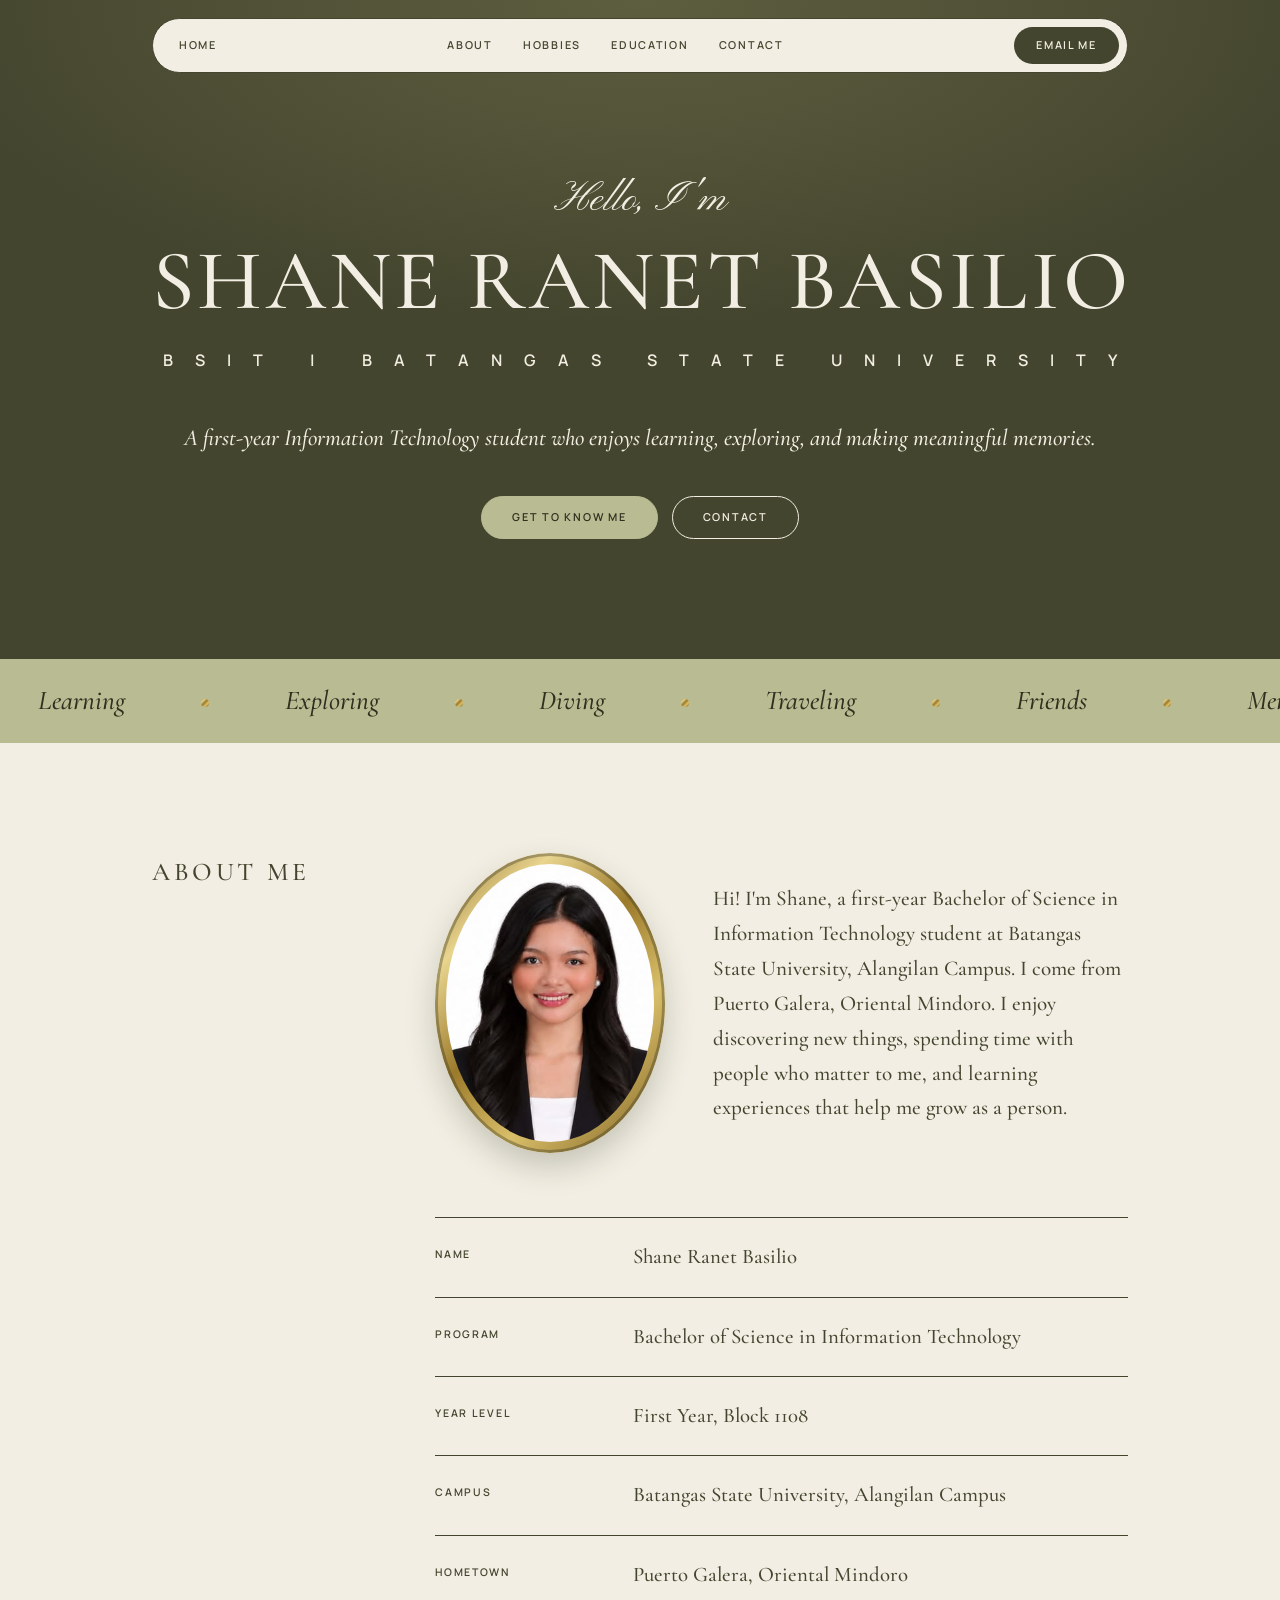
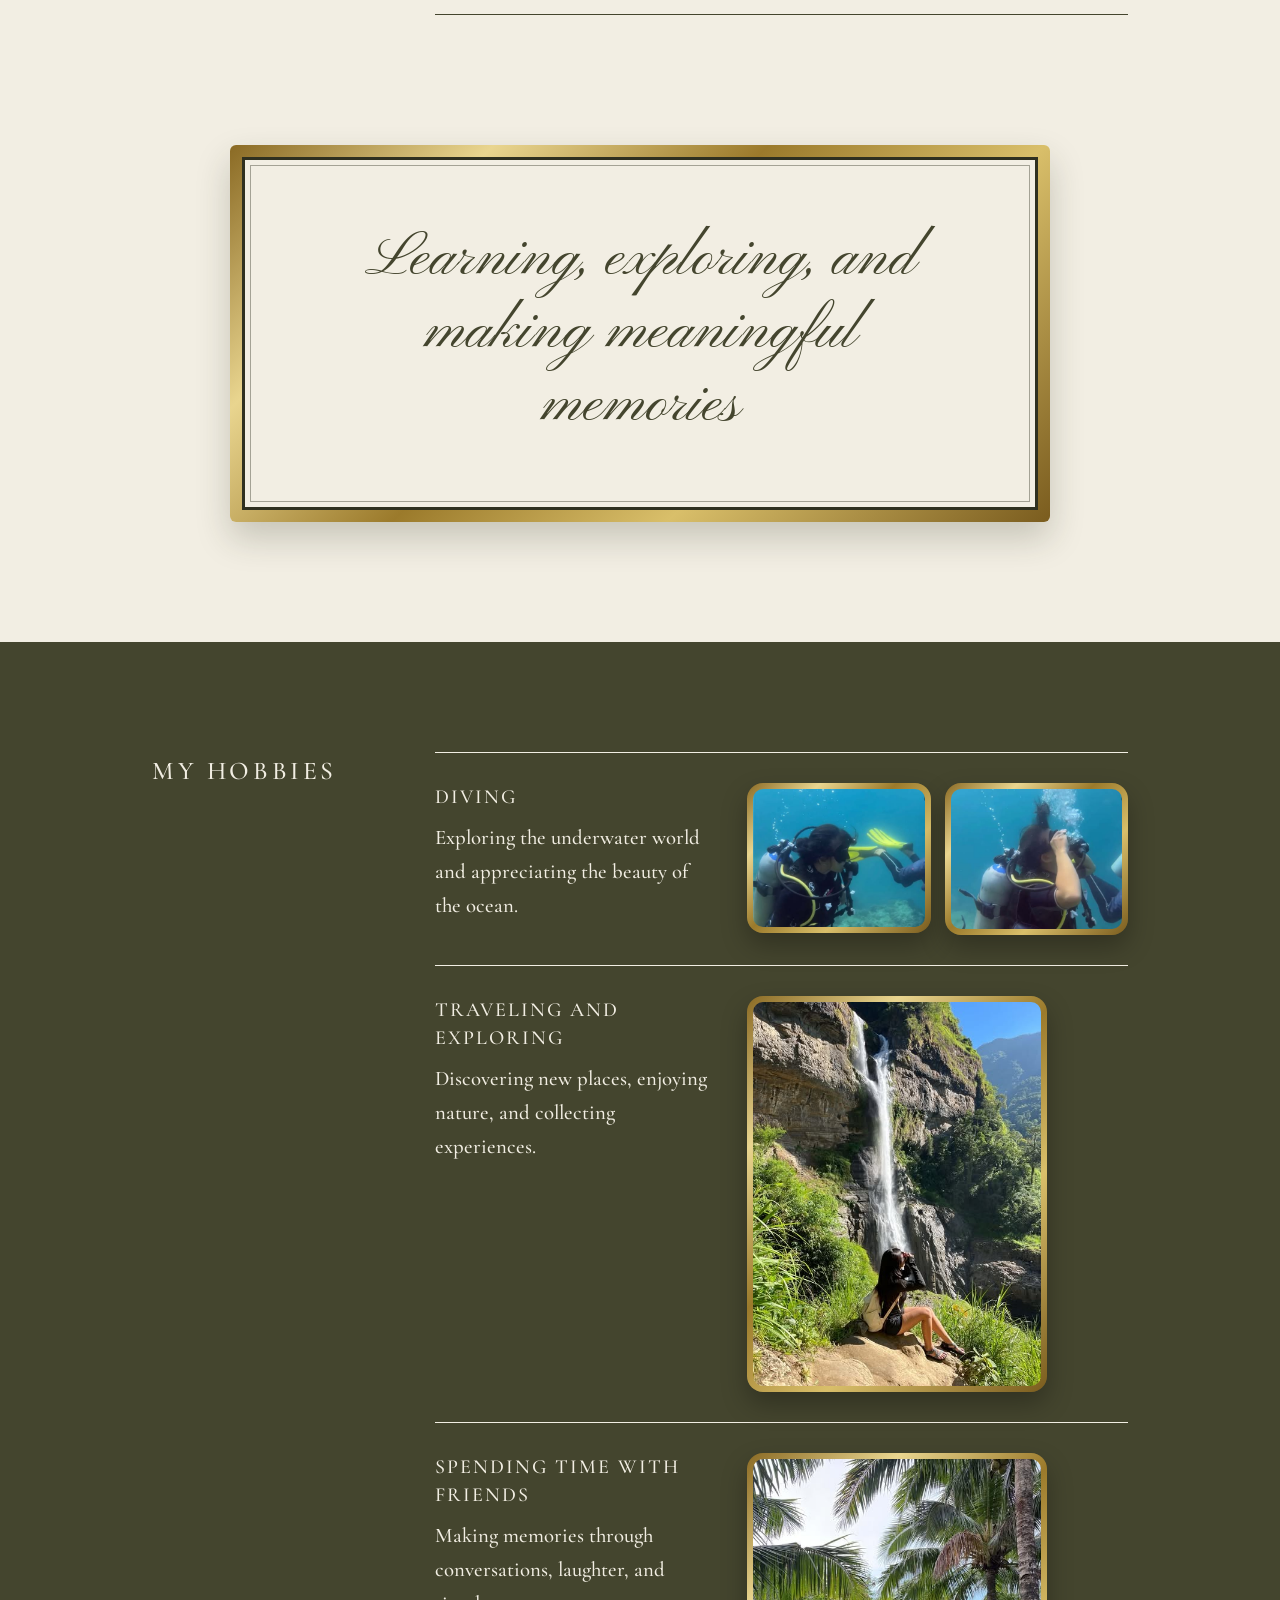
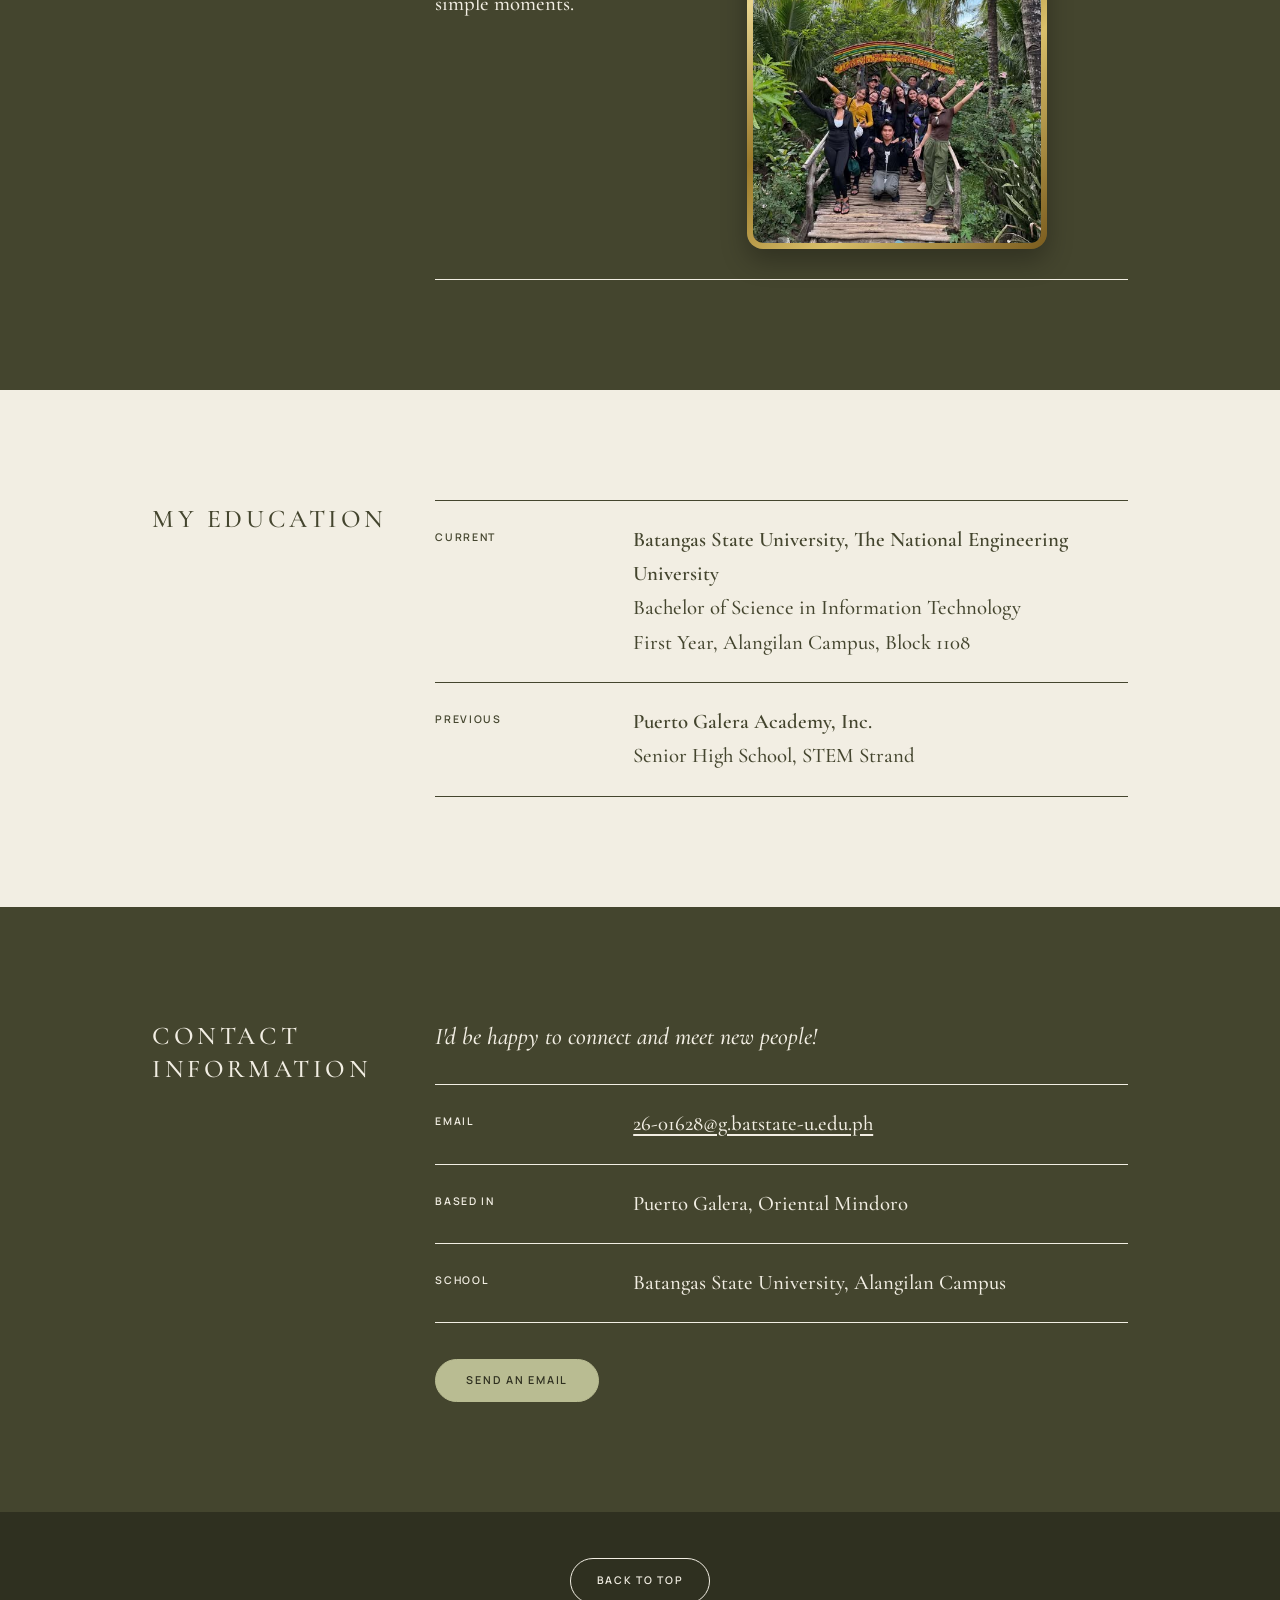
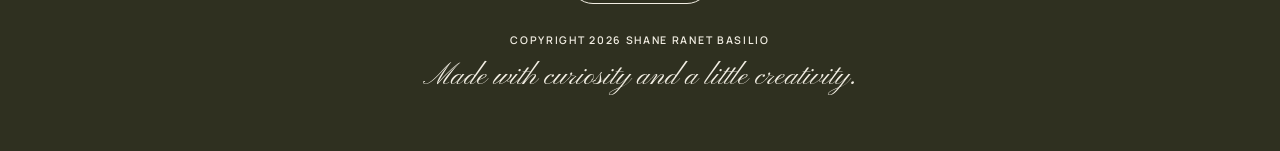
<file: index.html>
<!DOCTYPE html>
<html lang="en">
<head>
    <meta charset="UTF-8">
    <meta name="viewport" content="width=device-width, initial-scale=1">
    <title>Shane Ranet Basilio | BSIT Student</title>
    <meta name="description" content="Personal website of Shane Ranet Basilio, a first-year BS Information Technology student at Batangas State University.">

    <meta property="og:type" content="website">
    <meta property="og:site_name" content="Shane Ranet Basilio">
    <meta property="og:title" content="Shane Ranet Basilio | BSIT Student">
    <meta property="og:description" content="A first-year Information Technology student who enjoys learning, exploring, and making meaningful memories.">
    <meta property="og:url" content="https://shane-ranet-basilio.vercel.app/">
    <meta property="og:image" content="https://shane-ranet-basilio.vercel.app/assets/og.png">
    <meta property="og:image:width" content="1200">
    <meta property="og:image:height" content="630">
    <meta name="twitter:card" content="summary_large_image">
    <meta name="twitter:title" content="Shane Ranet Basilio | BSIT Student">
    <meta name="twitter:description" content="A first-year Information Technology student who enjoys learning, exploring, and making meaningful memories.">
    <meta name="twitter:image" content="https://shane-ranet-basilio.vercel.app/assets/og.png">

    <link rel="preconnect" href="https://fonts.googleapis.com">
    <link rel="preconnect" href="https://fonts.gstatic.com" crossorigin>
    <link href="https://fonts.googleapis.com/css2?family=Cormorant+Garamond:ital,wght@0,400;0,500;0,600;1,400;1,500&family=Pinyon+Script&family=Manrope:wght@500;600&display=swap" rel="stylesheet">
    <link rel="stylesheet" href="style.css">
</head>

<body>

    <div class="splash" id="splash" aria-hidden="true">
        <div class="splash-name">Shane Ranet Basilio</div>
        <div class="splash-sub">Personal Website</div>
        <i class="splash-line"></i>
    </div>

    <nav class="nav" id="nav" aria-label="Main">
        <a class="nav-home" href="#top" data-link>Home</a>
        <div class="nav-links" id="navLinks">
            <a href="#about" data-link>About</a>
            <a href="#hobbies" data-link>Hobbies</a>
            <a href="#education" data-link>Education</a>
            <a href="#contact" data-link>Contact</a>
        </div>
        <a class="nav-btn" href="mailto:26-01628@g.batstate-u.edu.ph">Email Me</a>
    </nav>

    <header id="top" class="hero dark" data-section>
        <div class="wrap">
            <span class="hello script rise">Hello, I'm</span>
            <div class="lockup rise">
                <h1 id="heroName">Shane Ranet Basilio</h1>
                <p class="lockup-sub" id="heroSub">BSIT | Batangas State University</p>
            </div>
            <p class="tagline rise">A first-year Information Technology student who enjoys learning, exploring, and making meaningful memories.</p>
            <div class="hero-actions rise">
                <a class="btn" href="#about">Get to Know Me</a>
                <a class="btn ghost" href="#contact">Contact</a>
            </div>
        </div>
    </header>

    <div class="marquee sage" aria-hidden="true">
        <div class="marquee-track">
            <span>Learning</span><span>Exploring</span><span>Diving</span><span>Traveling</span><span>Friends</span><span>Memories</span>
            <span>Learning</span><span>Exploring</span><span>Diving</span><span>Traveling</span><span>Friends</span><span>Memories</span>
            <span>Learning</span><span>Exploring</span><span>Diving</span><span>Traveling</span><span>Friends</span><span>Memories</span>
        </div>
    </div>

    <section class="light" id="about" data-section>
        <div class="wrap row">
            <h2>About Me</h2>
            <div>
                <div class="about">
                    <img src="assets/photo.jpg" alt="Shane Ranet Basilio">
                    <p>
                        Hi! I'm Shane, a first-year Bachelor of Science in Information
                        Technology student at Batangas State University, Alangilan Campus.
                        I come from Puerto Galera, Oriental Mindoro. I enjoy discovering
                        new things, spending time with people who matter to me, and
                        learning experiences that help me grow as a person.
                    </p>
                </div>
                <dl class="facts glance">
                    <div><dt>Name</dt><dd>Shane Ranet Basilio</dd></div>
                    <div><dt>Program</dt><dd>Bachelor of Science in Information Technology</dd></div>
                    <div><dt>Year Level</dt><dd>First Year, Block 1108</dd></div>
                    <div><dt>Campus</dt><dd>Batangas State University, Alangilan Campus</dd></div>
                    <div><dt>Hometown</dt><dd>Puerto Galera, Oriental Mindoro</dd></div>
                </dl>
            </div>
        </div>
    </section>

    <section class="light statement" aria-label="Statement">
        <div class="wrap">
            <div class="gold-frame">
                <div class="frame-in">
                    <p class="script">Learning, exploring, and making meaningful memories</p>
                </div>
            </div>
        </div>
    </section>

    <section class="dark" id="hobbies" data-section>
        <div class="wrap row">
            <h2>My Hobbies</h2>
            <ul class="hobbies">
                <li>
                    <h3>Diving</h3>
                    <div>
                        <p>Exploring the underwater world and appreciating the beauty of the ocean.</p>
                        <div class="shots">
                        <img src="assets/diving-1.jpg" alt="Scuba diving underwater with a diving mask and tank" loading="lazy">
                        <img src="assets/diving-2.jpg" alt="Scuba diving underwater among bubbles" loading="lazy">
                        </div>
                    </div>
                </li>
                <li>
                    <h3>Traveling and Exploring</h3>
                    <div>
                        <p>Discovering new places, enjoying nature, and collecting experiences.</p>
                        <div class="shots">
                        <img src="assets/exploring.jpg" alt="Sitting on a rock in front of a tall mountain waterfall" loading="lazy">
                        </div>
                    </div>
                </li>
                <li>
                    <h3>Spending Time with Friends</h3>
                    <div>
                        <p>Making memories through conversations, laughter, and simple moments.</p>
                        <div class="shots">
                        <img src="assets/friends.jpg" alt="A group of friends posing on a wooden bridge among palm trees" loading="lazy">
                        </div>
                    </div>
                </li>
            </ul>
        </div>
    </section>

    <section class="light" id="education" data-section>
        <div class="wrap row">
            <h2>My Education</h2>
            <dl class="facts">
                <div>
                    <dt>Current</dt>
                    <dd>
                        <strong>Batangas State University, The National Engineering University</strong>
                        Bachelor of Science in Information Technology<br>
                        First Year, Alangilan Campus, Block 1108
                    </dd>
                </div>
                <div>
                    <dt>Previous</dt>
                    <dd>
                        <strong>Puerto Galera Academy, Inc.</strong>
                        Senior High School, STEM Strand
                    </dd>
                </div>
            </dl>
        </div>
    </section>

    <section class="dark" id="contact" data-section>
        <div class="wrap row">
            <h2>Contact Information</h2>
            <div>
                <p class="lead">I'd be happy to connect and meet new people!</p>
                <dl class="facts">
                    <div><dt>Email</dt><dd><a href="mailto:26-01628@g.batstate-u.edu.ph">26-01628@g.batstate-u.edu.ph</a></dd></div>
                    <div><dt>Based in</dt><dd>Puerto Galera, Oriental Mindoro</dd></div>
                    <div><dt>School</dt><dd>Batangas State University, Alangilan Campus</dd></div>
                </dl>
                <a class="btn solid" href="mailto:26-01628@g.batstate-u.edu.ph">Send an Email</a>
            </div>
        </div>
    </section>

    <footer class="dark deep">
        <a class="totop" href="#top">Back to Top</a>
        <p>Copyright 2026 Shane Ranet Basilio</p>
        <p class="script made">Made with curiosity and a little creativity.</p>
    </footer>

</body>
</html>
</file>
<file: style.css>
/* Romantic editorial theme: olive, cream, sage and antique gold. */
:root {
    --ease: cubic-bezier(0.16, 1, 0.3, 1);
    --olive: #44452E;
    --olive-deep: #2F3020;
    --cream: #F2EEE3;
    --sage: #B9BC92;
    --gold: linear-gradient(135deg, #8a6a24 0%, #e9d58f 22%, #9b7a2b 45%, #d9bf6a 68%, #7a5c1e 100%);
    --serif: "Cormorant Garamond", Georgia, serif;
    --script: "Pinyon Script", "Cormorant Garamond", cursive;
    --fg: var(--olive);
    --bg: var(--cream);
    --accent: var(--olive);
    --on-accent: var(--cream);
}

* { box-sizing: border-box; }
html { scroll-behavior: smooth; scroll-padding-top: 20px; }

body {
    font-family: var(--serif);
    font-size: 1.3rem;
    font-weight: 500;
    line-height: 1.65;
    color: var(--olive);
    background: var(--cream);
    margin: 0;
    hyphens: none;
    overflow-x: clip;
}

h1, h2, h3 {
    font-family: var(--serif);
    font-weight: 500;
    text-transform: uppercase;
    margin: 0;
}

p { margin: 0; }

.script { font-family: var(--script); font-weight: 400; text-transform: none; letter-spacing: 0; }

.light { --fg: var(--olive); --bg: var(--cream); --accent: var(--olive); --on-accent: var(--cream); }
.dark  { --fg: var(--cream); --bg: var(--olive); --accent: var(--sage); --on-accent: var(--olive-deep); }
.sage  { --fg: var(--olive-deep); --bg: var(--sage); }
.deep  { --bg: var(--olive-deep); }
.light, .dark, .sage { background: var(--bg); color: var(--fg); }

.wrap { max-width: 1040px; margin: 0 auto; padding: 0 32px; }

/* Splash */
.splash {
    position: fixed;
    inset: 0;
    z-index: 100;
    background: var(--cream);
    color: var(--olive);
    display: grid;
    place-content: center;
    text-align: center;
    animation: splash-out 0.7s 2.1s var(--ease) forwards;
}
.splash-name {
    font-family: var(--script);
    font-size: clamp(2.6rem, 9vw, 5.5rem);
    line-height: 1.1;
    animation: rise 0.9s 0.2s var(--ease) both;
}
.splash-sub {
    margin-top: 14px;
    font-family: "Manrope", Arial, sans-serif;
    font-size: 0.7rem;
    font-weight: 600;
    letter-spacing: 0.3em;
    text-transform: uppercase;
    animation: rise 0.9s 0.35s var(--ease) both;
}
.splash-line {
    position: absolute;
    top: 0;
    bottom: 0;
    left: 0;
    width: 1px;
    background: var(--olive);
    animation: sweep 1.6s 0.3s var(--ease) forwards;
}
@keyframes sweep { to { left: 100%; } }
@keyframes splash-out { to { opacity: 0; visibility: hidden; } }

/* Floating pill nav */
.nav {
    position: fixed;
    top: 18px;
    left: 50%;
    transform: translateX(-50%);
    z-index: 50;
    width: min(976px, calc(100% - 44px));
    display: flex;
    align-items: center;
    justify-content: space-between;
    gap: 16px;
    padding: 8px 8px 8px 26px;
    background: var(--cream);
    color: var(--olive);
    border: 1px solid var(--olive);
    border-radius: 999px;
}
.nav a {
    color: inherit;
    text-decoration: none;
    font-family: "Manrope", Arial, sans-serif;
    font-size: 0.68rem;
    font-weight: 600;
    letter-spacing: 0.16em;
    text-transform: uppercase;
    line-height: 1;
}
.nav-links { position: relative; display: flex; gap: 30px; padding: 10px 0; }
.nav-home { padding: 10px 0; }
.nav-links a, .nav-home { background: linear-gradient(currentColor, currentColor) left bottom / 0 1px no-repeat; transition: background-size 0.5s var(--ease); }
.nav-links a:hover, .nav-home:hover { background-size: 100% 1px; }
.nav .nav-btn {
    background: var(--olive);
    color: var(--cream);
    padding: 13px 22px;
    border-radius: 999px;
    white-space: nowrap;
}

/* Buttons */
.btn {
    display: inline-block;
    padding: 15px 30px;
    border: 1px solid var(--accent);
    border-radius: 999px;
    background: var(--accent);
    color: var(--on-accent);
    text-decoration: none;
    font-family: "Manrope", Arial, sans-serif;
    font-size: 0.68rem;
    font-weight: 600;
    letter-spacing: 0.16em;
    text-transform: uppercase;
    line-height: 1;
    transition: background 0.4s var(--ease), color 0.4s var(--ease);
}
.btn:hover, .btn.ghost { background: transparent; color: var(--fg); border-color: var(--fg); }
.btn.ghost:hover { background: var(--accent); color: var(--on-accent); border-color: var(--accent); }
.btn.solid { margin-top: 36px; }

/* Hero */
.hero {
    padding: 180px 0 120px;
    text-align: center;
    background: radial-gradient(ellipse 80% 70% at 50% 0%, #5d5e3f 0%, var(--olive) 70%);
}
.hello { display: block; font-size: 2.6rem; line-height: 1; }
.lockup { margin-top: 14px; width: 100%; container-type: inline-size; display: flex; flex-direction: column; align-items: center; }
.lockup h1 {
    display: inline-block;
    font-size: 8.72cqw;
    font-weight: 500;
    letter-spacing: 0.04em;
    margin-right: -0.04em;
    line-height: 1.05;
    white-space: nowrap;
}
.lockup-sub {
    margin-top: 22px;
    font-family: "Manrope", Arial, sans-serif;
    font-size: 0.74rem;
    font-weight: 600;
    letter-spacing: 0.3em;
    margin-right: -0.3em;
    text-transform: uppercase;
    white-space: nowrap;
}
/* Tracked to match the name width on tablet and desktop */
@media (min-width: 701px) {
    .lockup-sub { font-size: 1.64cqw; letter-spacing: 2.25cqw; margin-right: -2.25cqw; }
}
.tagline { max-width: 560px; margin: 46px auto 0; font-size: 1.45rem; font-style: italic; }
@media (min-width: 1101px) { .tagline { max-width: none; white-space: nowrap; } }
.hero-actions { margin-top: 38px; display: flex; gap: 14px; justify-content: center; flex-wrap: wrap; }

/* Marquee strip */
.marquee { overflow: hidden; padding: 20px 0; }
.marquee-track { display: flex; width: max-content; animation: slide 38s linear infinite; }
.marquee-track span {
    font-family: var(--serif);
    font-style: italic;
    font-size: 1.7rem;
    padding: 0 38px;
    white-space: nowrap;
}
.marquee-track span::after {
    content: "";
    display: inline-block;
    width: 8px;
    height: 8px;
    background: var(--gold);
    border-radius: 50%;
    margin-left: 76px;
    vertical-align: middle;
}
@keyframes slide { to { transform: translateX(-33.3333%); } }

/* Sections */
section { padding: 110px 0; }
.row { display: grid; grid-template-columns: 0.26fr 0.74fr; gap: 40px; align-items: start; }
h2 { font-size: 1.6rem; letter-spacing: 0.14em; line-height: 1.3; padding-top: 2px; }

/* About: oval gold frame */
.about { display: flex; gap: 48px; align-items: center; }
.about img {
    width: 230px;
    height: 300px;
    object-fit: cover;
    object-position: center top;
    padding: 11px;
    background: var(--gold);
    border-radius: 50%;
    box-shadow: inset 0 0 0 3px rgba(47, 48, 32, 0.35), 0 14px 30px rgba(47, 48, 32, 0.22);
    flex-shrink: 0;
}
.about p { text-align: left; font-size: 1.32rem; }
.facts.glance { margin-top: 64px; }

/* Statement in a gold frame */
.statement { padding: 20px 0 120px; }
.gold-frame {
    max-width: 820px;
    margin: 0 auto;
    padding: 12px;
    background: var(--gold);
    border-radius: 6px;
    box-shadow: 0 16px 34px rgba(47, 48, 32, 0.22);
}
.frame-in {
    background: var(--cream);
    padding: 64px 40px;
    text-align: center;
    border: 3px solid var(--olive-deep);
    outline: 1px solid rgba(47, 48, 32, 0.4);
    outline-offset: -9px;
}
.frame-in p { font-size: clamp(2.2rem, 5.2vw, 3.8rem); line-height: 1.2; max-width: 640px; margin: 0 auto; }

/* Hobbies */
.hobbies { list-style: none; margin: 0; padding: 0; }
.hobbies li {
    display: grid;
    grid-template-columns: 0.42fr 0.58fr;
    grid-template-rows: auto 1fr;
    column-gap: 36px;
    row-gap: 10px;
    padding: 30px 0;
    border-top: 1px solid currentColor;
    transition: padding-left 0.5s var(--ease);
}
.hobbies li:last-child { border-bottom: 1px solid currentColor; }
.hobbies li:hover { padding-left: 14px; }
.hobbies li > div { display: contents; }
.hobbies h3 { grid-column: 1; grid-row: 1; font-size: 1.25rem; letter-spacing: 0.1em; line-height: 1.4; }
.hobbies li p { grid-column: 1; grid-row: 2; align-self: start; }
.shots { grid-column: 2; grid-row: 1 / span 2; display: flex; gap: 14px; align-items: flex-start; }
.shots img {
    flex: 1 1 0;
    min-width: 0;
    width: 100%;
    height: auto;
    padding: 6px;
    background: var(--gold);
    border-radius: 16px;
    box-shadow: 0 12px 26px rgba(0, 0, 0, 0.28);
    display: block;
}
.shots img:only-child { flex: 0 1 300px; }

/* Ruled facts */
.facts { margin: 0; }
.facts > div {
    display: grid;
    grid-template-columns: 0.26fr 0.74fr;
    gap: 24px;
    padding: 22px 0;
    border-top: 1px solid currentColor;
}
.facts > div:last-child { border-bottom: 1px solid currentColor; }
.facts dt {
    font-family: "Manrope", Arial, sans-serif;
    font-size: 0.66rem;
    font-weight: 600;
    letter-spacing: 0.16em;
    text-transform: uppercase;
    line-height: 2.8;
}
.facts dd { margin: 0; }
.facts dd strong { display: block; font-weight: 600; }
.facts a { color: inherit; text-decoration: underline; text-underline-offset: 4px; }
.lead { margin-bottom: 28px; font-size: 1.5rem; font-style: italic; }

/* Footer */
footer {
    text-align: center;
    padding: 46px 20px 50px;
    font-family: "Manrope", Arial, sans-serif;
    font-size: 0.66rem;
    font-weight: 600;
    letter-spacing: 0.16em;
    text-transform: uppercase;
}
footer p { margin: 0 0 6px; }
footer .made { font-size: 1.9rem; margin-top: 10px; line-height: 1.2; }
.totop {
    display: inline-block;
    margin-bottom: 28px;
    padding: 13px 26px;
    border: 1px solid currentColor;
    border-radius: 999px;
    color: inherit;
    text-decoration: none;
    letter-spacing: 0.16em;
}
.totop:hover { background: var(--cream); color: var(--olive-deep); }

/* Motion */
@keyframes rise { from { opacity: 0; transform: translateY(14px); } to { opacity: 1; transform: none; } }

.rise { animation: rise 0.9s 2.3s var(--ease) both; }
.lockup.rise { animation-delay: 2.4s; }
.tagline.rise { animation-delay: 2.52s; }
.hero-actions.rise { animation-delay: 2.64s; }

@media (max-width: 960px) {
    body { font-size: 1.18rem; }
    .wrap { padding: 0 22px; }
    section { padding: 72px 0; }
    .statement { padding: 10px 0 80px; }
    .frame-in { padding: 44px 22px; }
    .row { grid-template-columns: 1fr; gap: 28px; }
    .about { flex-direction: column; align-items: flex-start; gap: 28px; }
    .about p { text-align: left; font-size: 1.25rem; }
    .facts.glance { margin-top: 40px; }
    .hobbies li { grid-template-columns: 1fr 1fr; column-gap: 18px; }
    .hobbies h3 { font-size: 1rem; letter-spacing: 0.08em; }
    .hobbies li p { font-size: 1.05rem; line-height: 1.5; }
    .shots { flex-direction: column; gap: 12px; }
    .shots img:only-child { flex: 0 0 auto; }
    .facts > div { grid-template-columns: 1fr; gap: 0; }
    .facts dt { line-height: 1.8; }
    .hero { padding: 200px 0 80px; }
    .hello { font-size: 2.1rem; }
    .nav { flex-wrap: wrap; border-radius: 28px; padding: 8px 8px 10px 20px; }
    .nav-links { order: 3; width: 100%; overflow-x: auto; gap: 24px; padding: 10px 0 8px; }
    .nav .nav-btn { padding: 12px 18px; }
}

@media (prefers-reduced-motion: reduce) {
    .splash { display: none; }
    .rise { animation: none !important; }
    .marquee-track { animation: none; }
    html { scroll-behavior: auto; }
}
</file>
